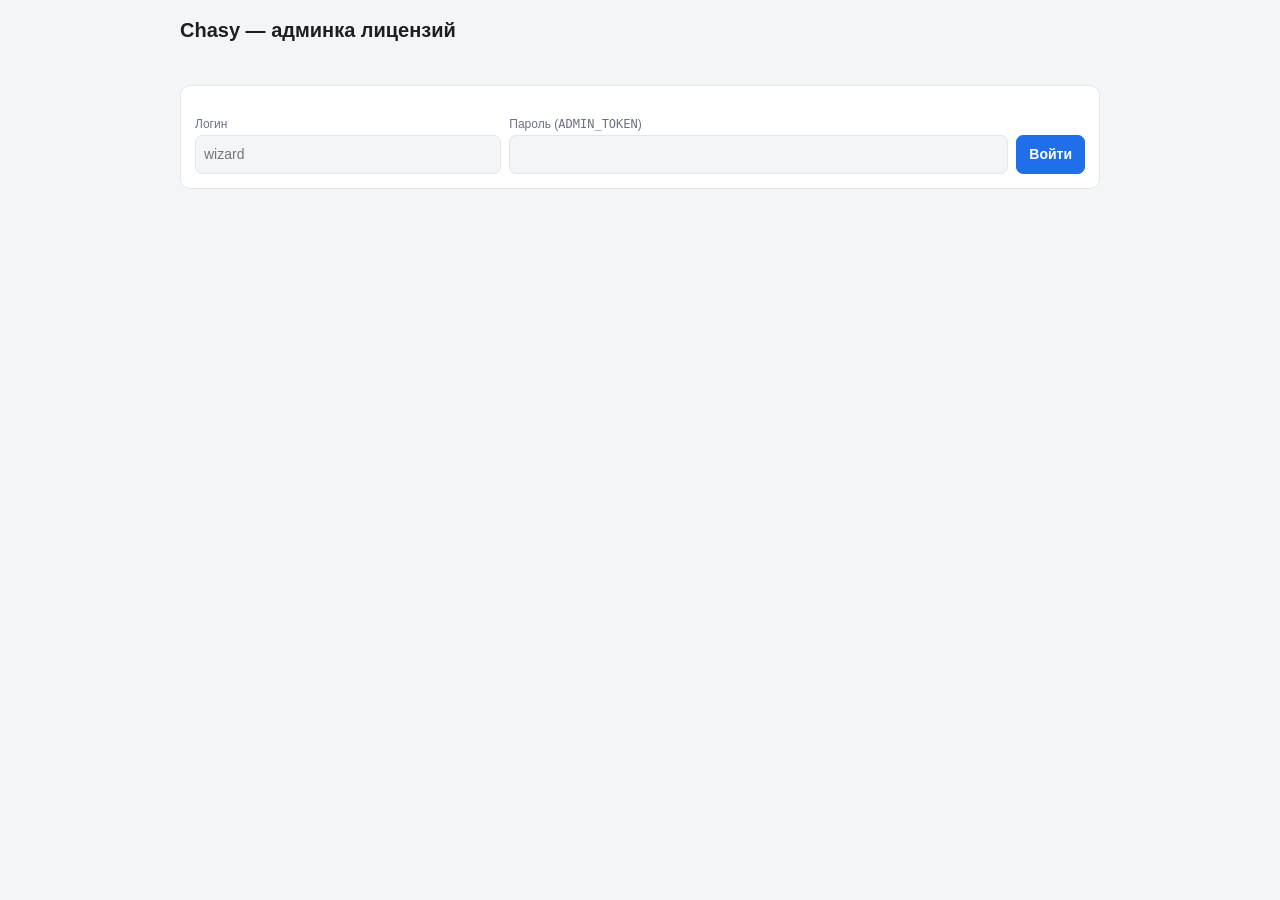
<file: frontend/admin.html>
<!doctype html>
<html lang="ru">
<head>
<meta charset="utf-8" />
<meta name="viewport" content="width=device-width, initial-scale=1" />
<title>Chasy — админ</title>
<style>
  :root {
    --bg: #f4f5f7; --card: #fff; --ink: #1b1f24; --muted: #6b7280;
    --line: #e3e6ea; --accent: #1f6feb; --danger: #d1242f; --ok: #1a7f37;
  }
  @media (prefers-color-scheme: dark) {
    :root {
      --bg: #0d1117; --card: #161b22; --ink: #e6edf3; --muted: #8b949e;
      --line: #30363d; --accent: #4493f8; --danger: #f85149; --ok: #3fb950;
    }
  }
  * { box-sizing: border-box; }
  body {
    margin: 0; background: var(--bg); color: var(--ink);
    font: 14px/1.45 -apple-system, BlinkMacSystemFont, "Segoe UI", Roboto, sans-serif;
    padding: 16px;
  }
  .wrap { max-width: 920px; margin: 0 auto; }
  h1 { font-size: 20px; margin: 0 0 12px; }
  h2 { font-size: 15px; margin: 20px 0 8px; }
  .card {
    background: var(--card); border: 1px solid var(--line);
    border-radius: 10px; padding: 14px; margin: 10px 0;
  }
  label { display: block; font-size: 12px; color: var(--muted); margin: 8px 0 2px; }
  input {
    font: inherit; color: var(--ink); background: var(--bg);
    border: 1px solid var(--line); border-radius: 7px; padding: 8px; width: 100%;
  }
  button {
    font: inherit; font-weight: 600; border: 1px solid var(--accent);
    background: var(--accent); color: #fff; border-radius: 7px;
    padding: 8px 12px; cursor: pointer;
  }
  button.ghost { background: transparent; color: var(--ink); border-color: var(--line); }
  button.danger { background: transparent; color: var(--danger); border-color: var(--line); }
  .row { display: flex; gap: 8px; flex-wrap: wrap; align-items: end; margin-top: 8px; }
  .row > div { flex: 1 1 140px; }
  table { width: 100%; border-collapse: collapse; font-size: 13px; }
  th, td { text-align: left; padding: 7px 6px; border-bottom: 1px solid var(--line); }
  th { color: var(--muted); font-weight: 600; }
  td input { padding: 5px; }
  code { font-family: ui-monospace, SFMono-Regular, Menlo, monospace; }
  .muted { color: var(--muted); }
  .ok { color: var(--ok); }
  .err { color: var(--danger); }
  .scroll { overflow-x: auto; }
  #msg { margin: 8px 0; min-height: 18px; }
</style>
</head>
<body>
<div class="wrap">
  <h1>Chasy — админка лицензий</h1>
  <div id="msg" class="muted"></div>

  <section id="auth" class="card">
    <div class="row">
      <div><label>Логин</label>
        <input id="user" type="text" autocomplete="username" placeholder="wizard" /></div>
      <div style="flex:3"><label>Пароль (<code>ADMIN_TOKEN</code>)</label>
        <input id="token" type="password" autocomplete="current-password" /></div>
      <div style="flex:0"><button id="token-save">Войти</button></div>
    </div>
  </section>

  <main id="panel" hidden>
    <div class="row" style="justify-content:space-between">
      <button id="reload" class="ghost">Обновить</button>
      <button id="logout" class="danger">Выйти</button>
    </div>

    <section class="card">
      <h2>Новый код</h2>
      <div class="row">
        <div><label>Компания</label><input id="n-company" type="text" /></div>
        <div><label>Код (пусто = сгенерировать)</label><input id="n-code" type="text" placeholder="MayDay2027" /></div>
        <div><label>Действует до (пусто = бессрочно)</label><input id="n-until" type="date" /></div>
        <div><label>Мест (пусто = ∞)</label><input id="n-seats" type="number" min="1" /></div>
        <div style="flex:2"><label>Заметка</label><input id="n-note" type="text" /></div>
        <div style="flex:0"><button id="create">Создать</button></div>
      </div>
    </section>

    <section class="card scroll">
      <h2>Коды</h2>
      <table>
        <thead>
          <tr>
            <th>Код</th><th>Компания</th><th>Действует до</th><th>Мест</th>
            <th>Актив.</th><th>Польз.</th><th></th>
          </tr>
        </thead>
        <tbody id="licenses"></tbody>
      </table>
    </section>

    <section class="card scroll">
      <h2>Пользователи</h2>
      <table>
        <thead>
          <tr><th>Email</th><th>Код</th><th>Компания</th><th>Создан</th><th></th></tr>
        </thead>
        <tbody id="users"></tbody>
      </table>
    </section>

    <section class="card scroll">
      <h2>Счета (проформы)</h2>
      <table>
        <thead>
          <tr><th>№</th><th>VS</th><th>Плательщик</th><th>Email</th>
            <th>Мес.</th><th>Сумма</th><th>Выписан</th><th>Оплатить до</th></tr>
        </thead>
        <tbody id="invoices"></tbody>
      </table>
    </section>
  </main>
</div>

<script>
"use strict";
const $ = (id) => document.getElementById(id);
let TOKEN = "";
let USER = "";
try {
  TOKEN = localStorage.getItem("chasy_admin_token") || "";
  USER = localStorage.getItem("chasy_admin_user") || "";
} catch (_) {}

function msg(text, cls) {
  const m = $("msg");
  m.textContent = text || "";
  m.className = cls || "muted";
}

async function api(path, opts = {}) {
  const r = await fetch(path, {
    ...opts,
    headers: {
      "X-Admin-Token": TOKEN,
      "X-Admin-User": USER,
      ...(opts.headers || {}),
    },
  });
  if (r.status === 401) {
    showAuth("Неверный логин или пароль");
    throw new Error("unauthorized");
  }
  if (r.status === 404) {
    showAuth("Админка отключена — задайте ADMIN_TOKEN в .env и перезапустите");
    throw new Error("disabled");
  }
  return r;
}

function showAuth(text) {
  $("panel").hidden = true;
  $("auth").hidden = false;
  if (text) msg(text, "err");
}

function fmt(d) { return d ? d : "—"; }

async function loadAll() {
  const [lic, usr, invs] = await Promise.all([
    api("/api/admin/licenses").then((r) => r.json()),
    api("/api/admin/users").then((r) => r.json()),
    api("/api/admin/invoices").then((r) => r.json()),
  ]);
  renderLicenses(lic);
  renderUsers(usr);
  renderInvoices(invs);
  msg(
    `Кодов: ${lic.length} · пользователей: ${usr.length} · счетов: ${invs.length}`,
    "muted"
  );
}

function renderInvoices(rows) {
  const tb = $("invoices");
  tb.innerHTML = "";
  for (const i of rows) {
    const tr = document.createElement("tr");
    tr.innerHTML = `
      <td><code>${i.number}</code></td>
      <td><code>${i.variable_symbol}</code></td>
      <td>${i.buyer_name || "—"}</td>
      <td>${i.user_email || "—"}</td>
      <td>${i.months}</td>
      <td>${i.amount} ${i.currency}</td>
      <td class="muted">${i.issued_on}</td>
      <td class="muted">${i.due_on || "—"}</td>`;
    tb.append(tr);
  }
}

function renderLicenses(rows) {
  const tb = $("licenses");
  tb.innerHTML = "";
  for (const l of rows) {
    const tr = document.createElement("tr");
    tr.innerHTML = `
      <td><code>${l.code}</code></td>
      <td><input data-f="company" value="${l.company || ""}" /></td>
      <td><input data-f="valid_until" type="date" value="${l.valid_until || ""}" /></td>
      <td style="max-width:70px"><input data-f="seats" type="number" min="1" value="${l.seats ?? ""}" /></td>
      <td><input data-f="active" type="checkbox" ${l.active ? "checked" : ""} /></td>
      <td>${l.users}</td>
      <td style="white-space:nowrap">
        <button class="ghost" data-act="save">Сохранить</button>
        <button class="danger" data-act="del">Удалить</button>
      </td>`;
    tr.querySelector('[data-act="save"]').onclick = () => saveLicense(l.id, tr);
    tr.querySelector('[data-act="del"]').onclick = () => delLicense(l.id, l.code);
    tb.append(tr);
  }
}

async function saveLicense(id, tr) {
  const get = (f) => tr.querySelector(`[data-f="${f}"]`);
  const seatsRaw = get("seats").value.trim();
  const untilRaw = get("valid_until").value;
  const body = {
    company: get("company").value,
    active: get("active").checked,
    clear_valid_until: untilRaw === "",
    valid_until: untilRaw || null,
    clear_seats: seatsRaw === "",
    seats: seatsRaw === "" ? null : Number(seatsRaw),
  };
  const r = await api(`/api/admin/licenses/${id}`, {
    method: "PATCH",
    headers: { "Content-Type": "application/json" },
    body: JSON.stringify(body),
  });
  if (r.ok) { msg("Сохранено", "ok"); loadAll(); }
  else msg("Ошибка сохранения", "err");
}

async function delLicense(id, code) {
  if (!confirm(`Удалить код ${code}? Пользователи будут отвязаны.`)) return;
  const r = await api(`/api/admin/licenses/${id}`, { method: "DELETE" });
  if (r.ok || r.status === 204) { msg("Удалено", "ok"); loadAll(); }
}

async function createLicense() {
  const seats = $("n-seats").value.trim();
  const body = {
    company: $("n-company").value.trim(),
    code: $("n-code").value.trim(),
    valid_until: $("n-until").value || null,
    seats: seats === "" ? null : Number(seats),
    note: $("n-note").value.trim(),
  };
  const r = await api("/api/admin/licenses", {
    method: "POST",
    headers: { "Content-Type": "application/json" },
    body: JSON.stringify(body),
  });
  if (r.ok) {
    const l = await r.json();
    $("n-company").value = $("n-code").value = $("n-until").value =
      $("n-seats").value = $("n-note").value = "";
    msg(`Создан код: ${l.code}`, "ok");
    loadAll();
  } else {
    let d = "";
    try { d = (await r.json()).detail; } catch (_) {}
    msg(d === "code already exists" ? "Такой код уже есть" : "Не удалось создать", "err");
  }
}

function renderUsers(rows) {
  const tb = $("users");
  tb.innerHTML = "";
  for (const u of rows) {
    const tr = document.createElement("tr");
    tr.innerHTML = `
      <td>${u.email}</td>
      <td>${u.license_code ? `<code>${u.license_code}</code>` : "—"}</td>
      <td>${fmt(u.license_company)}</td>
      <td class="muted">${(u.created_at || "").slice(0, 10)}</td>
      <td>${u.license_code ? '<button class="danger" data-act="unbind">Отвязать</button>' : ""}</td>`;
    const btn = tr.querySelector('[data-act="unbind"]');
    if (btn) btn.onclick = () => unbind(u.id, u.email);
    tb.append(tr);
  }
}

async function unbind(id, email) {
  if (!confirm(`Отвязать код от ${email}?`)) return;
  const r = await api(`/api/admin/users/${id}/unbind`, { method: "POST" });
  if (r.ok || r.status === 204) { msg("Отвязано", "ok"); loadAll(); }
}

function enter() {
  $("auth").hidden = true;
  $("panel").hidden = false;
  loadAll().catch(() => {});
}

$("token-save").onclick = () => {
  TOKEN = $("token").value.trim();
  USER = $("user").value.trim();
  try {
    localStorage.setItem("chasy_admin_token", TOKEN);
    localStorage.setItem("chasy_admin_user", USER);
  } catch (_) {}
  if (TOKEN) enter();
};
$("logout").onclick = () => {
  TOKEN = "";
  USER = "";
  try {
    localStorage.removeItem("chasy_admin_token");
    localStorage.removeItem("chasy_admin_user");
  } catch (_) {}
  showAuth("");
  msg("");
};
$("reload").onclick = () => loadAll().catch(() => {});
$("create").onclick = createLicense;

if (TOKEN) {
  $("token").value = TOKEN;
  $("user").value = USER;
  enter();
} else showAuth("");
</script>
</body>
</html>
</file>
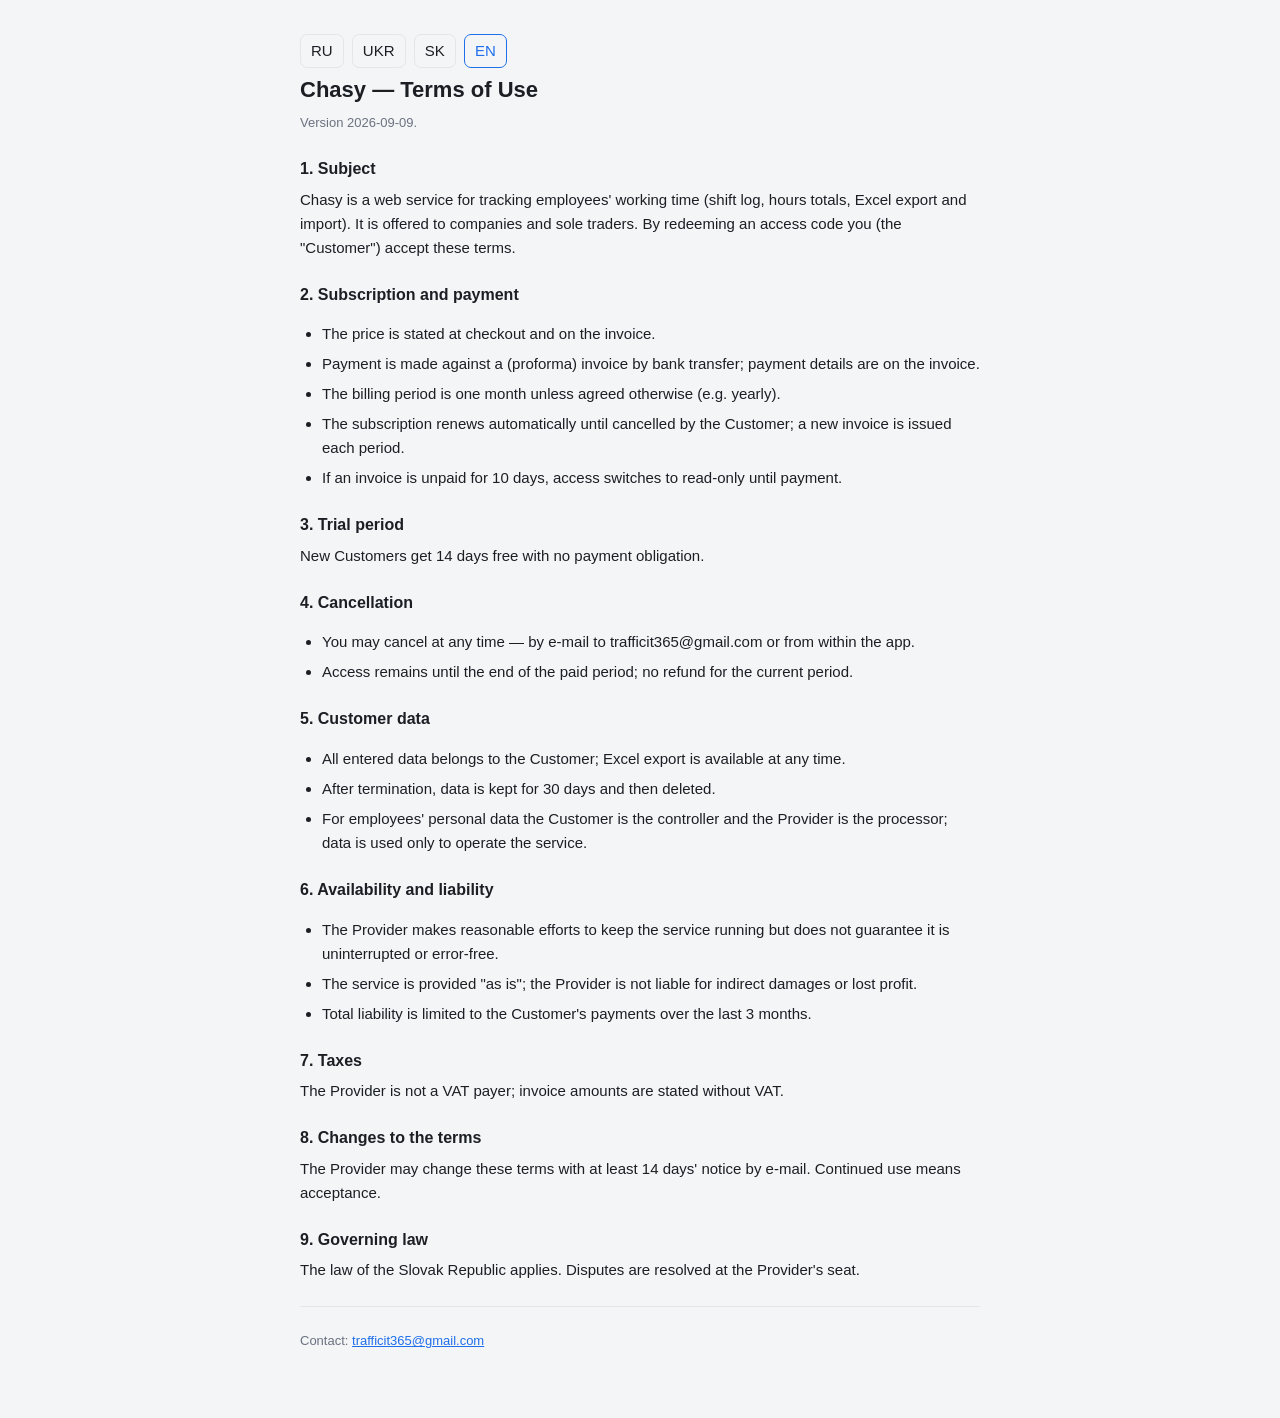
<file: frontend/terms.html>
<!doctype html>
<html lang="ru">
<head>
<meta charset="utf-8" />
<meta name="viewport" content="width=device-width, initial-scale=1" />
<title>Chasy — условия использования</title>
<style>
  :root {
    --bg: #f4f5f7; --card: #fff; --ink: #1b1f24; --muted: #6b7280;
    --line: #e3e6ea; --accent: #1f6feb;
  }
  @media (prefers-color-scheme: dark) {
    :root {
      --bg: #0d1117; --card: #161b22; --ink: #e6edf3; --muted: #8b949e;
      --line: #30363d; --accent: #4493f8;
    }
  }
  * { box-sizing: border-box; }
  body {
    margin: 0; background: var(--bg); color: var(--ink);
    font: 15px/1.6 -apple-system, BlinkMacSystemFont, "Segoe UI", Roboto, sans-serif;
    padding: 24px 16px 60px;
  }
  main { max-width: 680px; margin: 0 auto; }
  h1 { font-size: 22px; margin: 0 0 4px; }
  h2 { font-size: 16px; margin: 22px 0 6px; }
  p, li { margin: 6px 0; }
  ul { padding-left: 22px; }
  a { color: var(--accent); }
  .muted { color: var(--muted); font-size: 13px; }
  .langbar { margin: 10px 0 4px; }
  .langbar button {
    font: inherit; background: none; border: 1px solid var(--line);
    color: var(--ink); border-radius: 7px; padding: 4px 10px; margin-right: 4px;
    cursor: pointer;
  }
  .langbar button[aria-pressed="true"] { border-color: var(--accent); color: var(--accent); }
  hr { border: none; border-top: 1px solid var(--line); margin: 24px 0; }
</style>
</head>
<body>
<main>
  <div class="langbar">
    <button data-lang="ru">RU</button>
    <button data-lang="uk">UKR</button>
    <button data-lang="sk">SK</button>
    <button data-lang="en">EN</button>
  </div>
  <h1 id="t-title"></h1>
  <p class="muted" id="t-version"></p>
  <div id="t-body"></div>
  <hr />
  <p class="muted" id="t-contact"></p>
</main>

<script>
"use strict";
const CONTACT = "trafficit365@gmail.com";
const VERSION = "2026-09-09";

const T = {
  ru: {
    title: "Условия использования сервиса «Chasy»",
    version: `Версия ${VERSION}.`,
    contact: `Контакт: <a href="mailto:${CONTACT}">${CONTACT}</a>`,
    sections: [
      ["1. Предмет",
        ["«Chasy» — веб-сервис для учёта рабочего времени сотрудников (журнал смен, подсчёт часов, экспорт и импорт Excel). Сервис предоставляется юридическим лицам и предпринимателям. Активируя код доступа, вы («Клиент») принимаете настоящие условия."]],
      ["2. Подписка и оплата",
        ["Тариф сообщается при оформлении и указывается в счёте.",
         "Оплата — по счёту (проформе), банковским переводом; платёжные реквизиты указаны в счёте.",
         "Расчётный период — один месяц, если не согласовано иное (например, год).",
         "Подписка продлевается автоматически до отмены Клиентом; за каждый период выставляется новый счёт.",
         "При неоплате счёта в течение 10 дней доступ переводится в режим «только чтение» до оплаты."]],
      ["3. Пробный период",
        ["Новым Клиентам предоставляется бесплатный пробный период 14 дней без обязательств оплаты."]],
      ["4. Отмена",
        ["Отменить подписку можно в любой момент — письмом на " + CONTACT + " или средствами приложения.",
         "Доступ сохраняется до конца оплаченного периода; возврат за текущий период не производится."]],
      ["5. Данные Клиента",
        ["Все внесённые данные принадлежат Клиенту; экспорт в Excel доступен в любой момент.",
         "После расторжения данные хранятся 30 дней, затем удаляются.",
         "В отношении персональных данных сотрудников Клиент — контролёр, Исполнитель — обработчик; данные используются только для работы сервиса."]],
      ["6. Доступность и ответственность",
        ["Исполнитель прилагает разумные усилия для бесперебойной работы, но не гарантирует отсутствие перерывов.",
         "Сервис предоставляется «как есть»; Исполнитель не отвечает за косвенные убытки и упущенную выгоду.",
         "Совокупная ответственность ограничена суммой платежей Клиента за последние 3 месяца."]],
      ["7. Налоги",
        ["Исполнитель не является плательщиком НДС; суммы в счетах указаны без НДС."]],
      ["8. Изменение условий",
        ["Исполнитель может изменять условия, уведомив Клиента по электронной почте не менее чем за 14 дней. Продолжение использования означает согласие."]],
      ["9. Применимое право",
        ["Применяется право Словацкой Республики. Споры разрешаются по месту нахождения Исполнителя."]],
    ],
  },
  uk: {
    title: "Умови використання сервісу «Chasy»",
    version: `Версія ${VERSION}.`,
    contact: `Контакт: <a href="mailto:${CONTACT}">${CONTACT}</a>`,
    sections: [
      ["1. Предмет",
        ["«Chasy» — веб-сервіс для обліку робочого часу працівників (журнал змін, підрахунок годин, експорт та імпорт Excel). Сервіс надається юридичним особам і підприємцям. Активуючи код доступу, ви («Клієнт») приймаєте ці умови."]],
      ["2. Підписка та оплата",
        ["Тариф повідомляється під час оформлення і зазначається в рахунку.",
         "Оплата — за рахунком (проформою), банківським переказом; реквізити зазначені в рахунку.",
         "Розрахунковий період — один місяць, якщо не погоджено інше (наприклад, рік).",
         "Підписка продовжується автоматично до скасування Клієнтом; за кожен період виставляється новий рахунок.",
         "У разі несплати рахунку протягом 10 днів доступ переходить у режим «лише перегляд» до оплати."]],
      ["3. Пробний період",
        ["Новим Клієнтам надається безкоштовний пробний період 14 днів без зобов'язань оплати."]],
      ["4. Скасування",
        ["Скасувати підписку можна будь-коли — листом на " + CONTACT + " або засобами застосунку.",
         "Доступ зберігається до кінця оплаченого періоду; повернення за поточний період не здійснюється."]],
      ["5. Дані Клієнта",
        ["Усі внесені дані належать Клієнту; експорт у Excel доступний будь-коли.",
         "Після розірвання дані зберігаються 30 днів, потім видаляються.",
         "Щодо персональних даних працівників Клієнт — контролер, Виконавець — обробник; дані використовуються лише для роботи сервісу."]],
      ["6. Доступність та відповідальність",
        ["Виконавець докладає розумних зусиль для безперебійної роботи, але не гарантує відсутність перерв.",
         "Сервіс надається «як є»; Виконавець не відповідає за непрямі збитки та упущену вигоду.",
         "Сукупна відповідальність обмежена сумою платежів Клієнта за останні 3 місяці."]],
      ["7. Податки",
        ["Виконавець не є платником ПДВ; суми в рахунках зазначені без ПДВ."]],
      ["8. Зміна умов",
        ["Виконавець може змінювати умови, повідомивши Клієнта електронною поштою не менш ніж за 14 днів. Продовження використання означає згоду."]],
      ["9. Застосовне право",
        ["Застосовується право Словацької Республіки. Спори вирішуються за місцем перебування Виконавця."]],
    ],
  },
  sk: {
    title: "Podmienky používania služby „Chasy“",
    version: `Verzia ${VERSION}.`,
    contact: `Kontakt: <a href="mailto:${CONTACT}">${CONTACT}</a>`,
    sections: [
      ["1. Predmet",
        ["„Chasy“ je webová služba na evidenciu pracovného času zamestnancov (denník zmien, výpočet hodín, export a import Excelu). Služba je určená právnickým osobám a podnikateľom. Aktiváciou prístupového kódu vy („Klient“) prijímate tieto podmienky."]],
      ["2. Predplatné a platba",
        ["Cena sa oznamuje pri objednávke a je uvedená na faktúre.",
         "Platba prebieha na základe (zálohovej) faktúry bankovým prevodom; platobné údaje sú uvedené na faktúre.",
         "Zúčtovacie obdobie je jeden mesiac, ak nie je dohodnuté inak (napr. rok).",
         "Predplatné sa automaticky obnovuje až do zrušenia Klientom; za každé obdobie sa vystaví nová faktúra.",
         "Pri neuhradení faktúry do 10 dní sa prístup prepne do režimu „iba na čítanie“ až do úhrady."]],
      ["3. Skúšobné obdobie",
        ["Noví Klienti majú 14 dní zdarma bez záväzku platby."]],
      ["4. Zrušenie",
        ["Predplatné je možné zrušiť kedykoľvek — e-mailom na " + CONTACT + " alebo v aplikácii.",
         "Prístup zostáva do konca uhradeného obdobia; platba za začaté obdobie sa nevracia."]],
      ["5. Údaje Klienta",
        ["Všetky zadané údaje patria Klientovi; export do Excelu je dostupný kedykoľvek.",
         "Po ukončení sa údaje uchovávajú 30 dní, potom sa vymažú.",
         "Vo vzťahu k osobným údajom zamestnancov je Klient prevádzkovateľom a Poskytovateľ sprostredkovateľom; údaje sa používajú len na fungovanie služby."]],
      ["6. Dostupnosť a zodpovednosť",
        ["Poskytovateľ vynakladá primerané úsilie na nepretržitú prevádzku, nezaručuje však bezchybnosť.",
         "Služba sa poskytuje „tak, ako je“; Poskytovateľ nezodpovedá za nepriame škody a ušlý zisk.",
         "Celková zodpovednosť je obmedzená sumou platieb Klienta za posledné 3 mesiace."]],
      ["7. Dane",
        ["Poskytovateľ nie je platiteľom DPH; sumy na faktúrach sú bez DPH."]],
      ["8. Zmeny podmienok",
        ["Poskytovateľ môže podmienky zmeniť po oznámení Klientovi e-mailom najmenej 14 dní vopred. Pokračovanie v používaní znamená súhlas."]],
      ["9. Rozhodné právo",
        ["Uplatňuje sa právo Slovenskej republiky. Spory sa riešia podľa sídla Poskytovateľa."]],
    ],
  },
  en: {
    title: "Chasy — Terms of Use",
    version: `Version ${VERSION}.`,
    contact: `Contact: <a href="mailto:${CONTACT}">${CONTACT}</a>`,
    sections: [
      ["1. Subject",
        ["Chasy is a web service for tracking employees' working time (shift log, hours totals, Excel export and import). It is offered to companies and sole traders. By redeeming an access code you (the \"Customer\") accept these terms."]],
      ["2. Subscription and payment",
        ["The price is stated at checkout and on the invoice.",
         "Payment is made against a (proforma) invoice by bank transfer; payment details are on the invoice.",
         "The billing period is one month unless agreed otherwise (e.g. yearly).",
         "The subscription renews automatically until cancelled by the Customer; a new invoice is issued each period.",
         "If an invoice is unpaid for 10 days, access switches to read-only until payment."]],
      ["3. Trial period",
        ["New Customers get 14 days free with no payment obligation."]],
      ["4. Cancellation",
        ["You may cancel at any time — by e-mail to " + CONTACT + " or from within the app.",
         "Access remains until the end of the paid period; no refund for the current period."]],
      ["5. Customer data",
        ["All entered data belongs to the Customer; Excel export is available at any time.",
         "After termination, data is kept for 30 days and then deleted.",
         "For employees' personal data the Customer is the controller and the Provider is the processor; data is used only to operate the service."]],
      ["6. Availability and liability",
        ["The Provider makes reasonable efforts to keep the service running but does not guarantee it is uninterrupted or error-free.",
         "The service is provided \"as is\"; the Provider is not liable for indirect damages or lost profit.",
         "Total liability is limited to the Customer's payments over the last 3 months."]],
      ["7. Taxes",
        ["The Provider is not a VAT payer; invoice amounts are stated without VAT."]],
      ["8. Changes to the terms",
        ["The Provider may change these terms with at least 14 days' notice by e-mail. Continued use means acceptance."]],
      ["9. Governing law",
        ["The law of the Slovak Republic applies. Disputes are resolved at the Provider's seat."]],
    ],
  },
};

function pickLang() {
  try {
    const s = localStorage.getItem("chasy_lang");
    if (s && T[s]) return s;
  } catch (_) {}
  const c = (navigator.language || "ru").slice(0, 2).toLowerCase();
  return T[c] ? c : "ru";
}

function render(lang) {
  const d = T[lang] || T.ru;
  document.documentElement.lang = lang;
  document.getElementById("t-title").textContent = d.title;
  document.getElementById("t-version").textContent = d.version;
  document.getElementById("t-contact").innerHTML = d.contact;
  const body = document.getElementById("t-body");
  body.innerHTML = "";
  for (const [h, items] of d.sections) {
    const el = document.createElement("h2");
    el.textContent = h;
    body.append(el);
    if (items.length === 1) {
      const p = document.createElement("p");
      p.textContent = items[0];
      body.append(p);
    } else {
      const ul = document.createElement("ul");
      for (const it of items) {
        const li = document.createElement("li");
        li.textContent = it;
        ul.append(li);
      }
      body.append(ul);
    }
  }
  document.querySelectorAll(".langbar button").forEach((b) => {
    b.setAttribute("aria-pressed", String(b.dataset.lang === lang));
  });
}

document.querySelectorAll(".langbar button").forEach((b) => {
  b.addEventListener("click", () => {
    try { localStorage.setItem("chasy_lang", b.dataset.lang); } catch (_) {}
    render(b.dataset.lang);
  });
});

render(pickLang());
</script>
</body>
</html>
</file>
